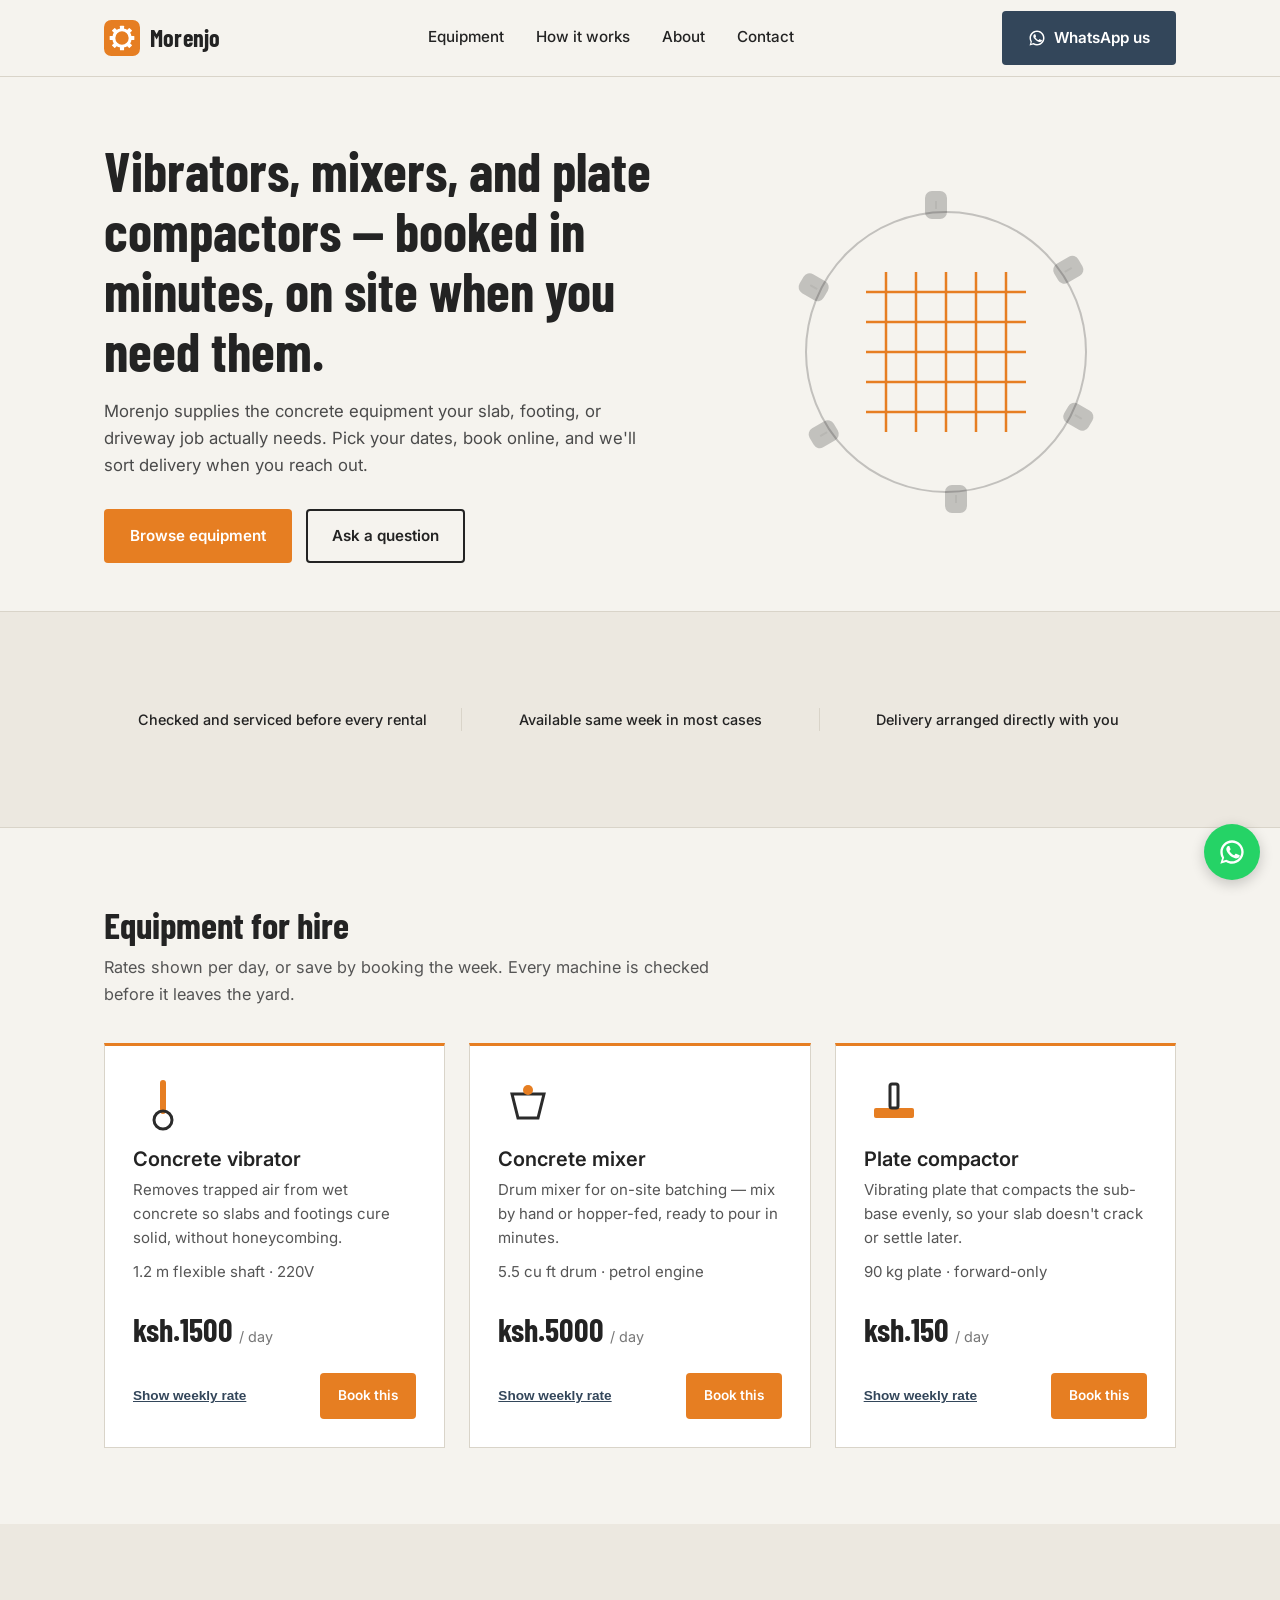
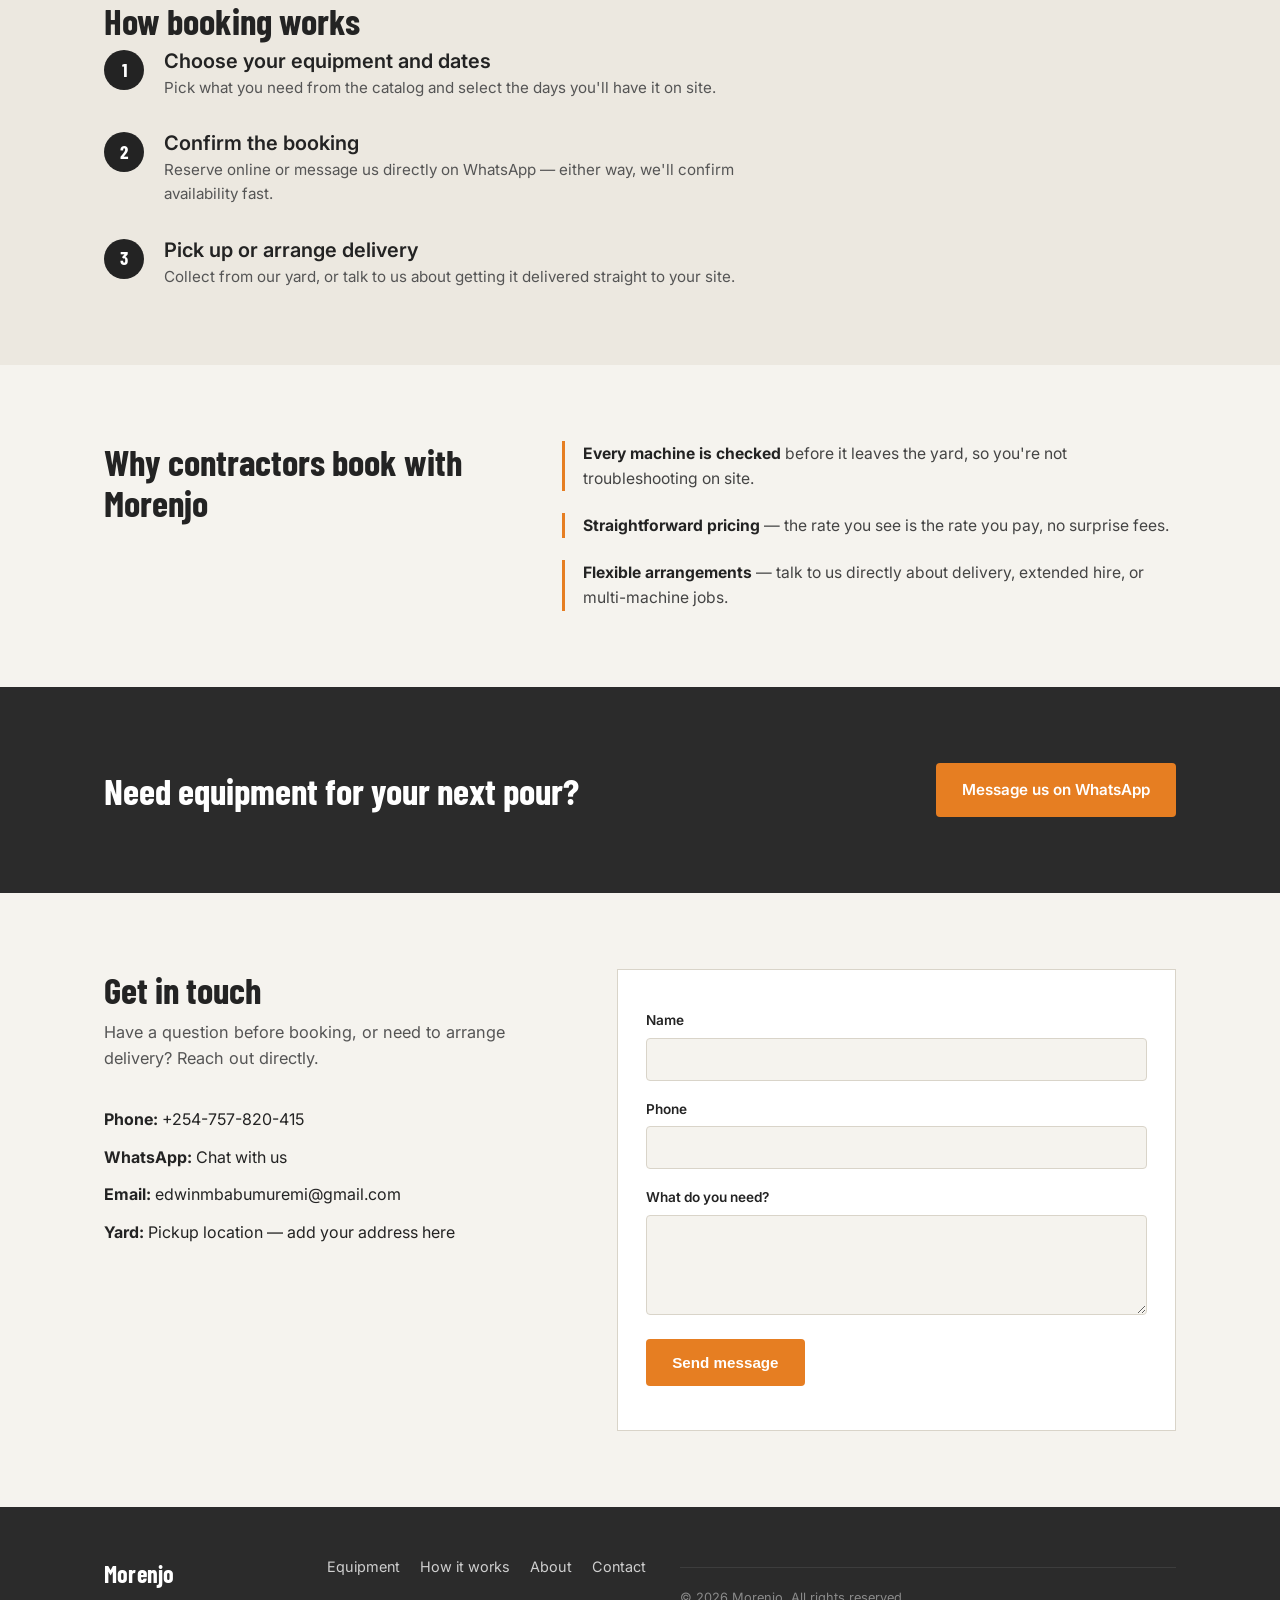
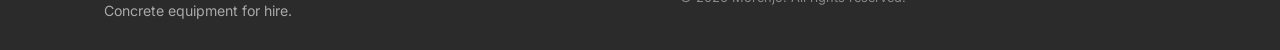
<file: Bob-Truck-Co.html>
<!DOCTYPE html>
<html lang="en">
<head>
<meta charset="UTF-8">
<meta name="viewport" content="width=device-width, initial-scale=1.0">
<title>Morenjo — concrete equipment for hire</title>
<meta name="description" content="Morenjo supplies concrete vibrators, mixers, and plate compactors for hire. Book online, pick up or arrange delivery.">
<link rel="preconnect" href="https://fonts.googleapis.com">
<link rel="preconnect" href="https://fonts.gstatic.com" crossorigin>
<link href="https://fonts.googleapis.com/css2?family=Barlow+Condensed:wght@600;700&family=Inter:wght@400;500;600&display=swap" rel="stylesheet">
<link rel="stylesheet" href="css/styles.css">

</head>
<body>

<a class="skip-link" href="#main">Skip to content</a>

<header class="site-header" id="siteHeader">
  <div class="wrap header-inner">
    <a href="#" class="logo" aria-label="Morenjo home">
      <svg class="logo-mark" viewBox="0 0 70 70" aria-hidden="true">
        <rect width="70" height="70" rx="14" fill="#e67e22"/>
        <circle cx="35" cy="35" r="16" stroke="#fff" stroke-width="6" fill="none"/>
        <g fill="#fff">
          <rect x="31" y="11" width="8" height="10" rx="1" transform="rotate(0 35 35)"/>
          <rect x="31" y="11" width="8" height="10" rx="1" transform="rotate(45 35 35)"/>
          <rect x="31" y="11" width="8" height="10" rx="1" transform="rotate(90 35 35)"/>
          <rect x="31" y="11" width="8" height="10" rx="1" transform="rotate(135 35 35)"/>
          <rect x="31" y="11" width="8" height="10" rx="1" transform="rotate(180 35 35)"/>
          <rect x="31" y="11" width="8" height="10" rx="1" transform="rotate(225 35 35)"/>
          <rect x="31" y="11" width="8" height="10" rx="1" transform="rotate(270 35 35)"/>
          <rect x="31" y="11" width="8" height="10" rx="1" transform="rotate(315 35 35)"/>
        </g>
      </svg>
      <span class="logo-text">Morenjo</span>
    </a>

    <nav class="main-nav" id="mainNav">
      <a href="#equipment">Equipment</a>
      <a href="#how-it-works">How it works</a>
      <a href="#about">About</a>
      <a href="#contact">Contact</a>
    </nav>

    <div class="header-actions">
      <a class="btn btn-whatsapp" href="https://wa.me/000000000000" target="_blank" rel="noopener">
        <svg viewBox="0 0 24 24" aria-hidden="true"><path d="M17.5 14.4c-.3-.1-1.6-.8-1.9-.9-.2-.1-.4-.1-.6.1-.2.3-.7.9-.8 1-.2.2-.3.2-.5.1-.3-.1-1.2-.4-2.2-1.4-.8-.7-1.4-1.6-1.5-1.9-.2-.3 0-.4.1-.6.1-.1.3-.3.4-.5.1-.1.2-.3.2-.5.1-.2 0-.4 0-.5-.1-.1-.6-1.4-.8-2-.2-.5-.4-.4-.6-.4h-.5c-.2 0-.5.1-.7.3-.2.3-1 1-1 2.3s1 2.7 1.1 2.9c.1.2 2 3.1 4.9 4.3.7.3 1.2.5 1.6.6.7.2 1.3.2 1.8.1.5-.1 1.6-.7 1.9-1.3.2-.6.2-1.1.2-1.3 0-.1-.2-.2-.4-.3z"/><path d="M12 2C6.5 2 2 6.5 2 12c0 1.9.5 3.6 1.5 5.2L2 22l4.9-1.5C8.5 21.5 10.2 22 12 22c5.5 0 10-4.5 10-10S17.5 2 12 2zm0 18c-1.6 0-3.1-.4-4.4-1.2l-.3-.2-3 1 1-2.9-.2-.3C4.4 15.1 4 13.6 4 12c0-4.4 3.6-8 8-8s8 3.6 8 8-3.6 8-8 8z"/></svg>
        WhatsApp us
      </a>
      <button class="nav-toggle" id="navToggle" aria-expanded="false" aria-controls="mainNav" aria-label="Open menu">
        <span></span><span></span><span></span>
      </button>
    </div>
  </div>
</header>

<main id="main">

  <!-- HERO -->
  <section class="hero">
    <div class="wrap hero-inner">
      <div class="hero-copy">
        <h1>Vibrators, mixers, and plate compactors — booked in minutes, on site when you need them.</h1>
        <p class="hero-sub">Morenjo supplies the concrete equipment your slab, footing, or driveway job actually needs. Pick your dates, book online, and we'll sort delivery when you reach out.</p>
        <div class="hero-cta">
          <a href="#equipment" class="btn btn-primary">Browse equipment</a>
          <a href="https://wa.me/000000000000" class="btn btn-outline" target="_blank" rel="noopener">Ask a question</a>
        </div>
      </div>
      <div class="hero-art" aria-hidden="true">
        <svg viewBox="0 0 380 380" class="hero-svg">
          <circle cx="190" cy="190" r="140" fill="none" stroke="#2b2b2b" stroke-width="2" opacity="0.25"/>
          <g stroke="#2b2b2b" stroke-width="10" opacity="0.25">
            <rect x="174" y="34" width="12" height="18" rx="2" transform="rotate(0 190 190)"/>
            <rect x="174" y="34" width="12" height="18" rx="2" transform="rotate(60 190 190)"/>
            <rect x="174" y="34" width="12" height="18" rx="2" transform="rotate(120 190 190)"/>
            <rect x="174" y="34" width="12" height="18" rx="2" transform="rotate(180 190 190)"/>
            <rect x="174" y="34" width="12" height="18" rx="2" transform="rotate(240 190 190)"/>
            <rect x="174" y="34" width="12" height="18" rx="2" transform="rotate(300 190 190)"/>
          </g>
          <g stroke="#e67e22" stroke-width="2.5">
            <line x1="110" y1="130" x2="270" y2="130"/>
            <line x1="110" y1="160" x2="270" y2="160"/>
            <line x1="110" y1="190" x2="270" y2="190"/>
            <line x1="110" y1="220" x2="270" y2="220"/>
            <line x1="110" y1="250" x2="270" y2="250"/>
            <line x1="130" y1="110" x2="130" y2="270"/>
            <line x1="160" y1="110" x2="160" y2="270"/>
            <line x1="190" y1="110" x2="190" y2="270"/>
            <line x1="220" y1="110" x2="220" y2="270"/>
            <line x1="250" y1="110" x2="250" y2="270"/>
          </g>
        </svg>
      </div>
    </div>
  </section>

  <!-- TRUST STRIP -->
  <section class="trust-strip">
    <div class="wrap trust-inner">
      <p>Checked and serviced before every rental</p>
      <p>Available same week in most cases</p>
      <p>Delivery arranged directly with you</p>
    </div>
  </section>

  <!-- EQUIPMENT -->
  <section class="equipment" id="equipment">
    <div class="wrap">
      <h2>Equipment for hire</h2>
      <p class="section-lead">Rates shown per day, or save by booking the week. Every machine is checked before it leaves the yard.</p>

      <div class="equipment-grid">

        <article class="equip-card">
          <div class="equip-icon" aria-hidden="true">
            <svg viewBox="0 0 60 60"><rect x="27" y="6" width="6" height="34" rx="3" fill="#e67e22"/><circle cx="30" cy="46" r="9" fill="none" stroke="#2b2b2b" stroke-width="3"/></svg>
          </div>
          <h3>Concrete vibrator</h3>
          <p>Removes trapped air from wet concrete so slabs and footings cure solid, without honeycombing.</p>
          <p class="equip-spec">1.2 m flexible shaft · 220V</p>
          <div class="equip-price" data-daily="35" data-weekly="180">
            <span class="price-value">ksh.1500</span><span class="price-unit">/ day</span>
          </div>
          <div class="equip-actions">
            <button class="rate-toggle" type="button">Show weekly rate</button>
            <a class="btn btn-primary btn-sm" href="https://wa.me/000000000000?text=Hi%2C%20I%27d%20like%20to%20book%20the%20concrete%20vibrator" target="_blank" rel="noopener">Book this</a>
          </div>
        </article>

        <article class="equip-card">
          <div class="equip-icon" aria-hidden="true">
            <svg viewBox="0 0 60 60"><path d="M14 20 L46 20 L40 44 L20 44 Z" fill="none" stroke="#2b2b2b" stroke-width="3"/><circle cx="30" cy="16" r="5" fill="#e67e22"/></svg>
          </div>
          <h3>Concrete mixer</h3>
          <p>Drum mixer for on-site batching — mix by hand or hopper-fed, ready to pour in minutes.</p>
          <p class="equip-spec">5.5 cu ft drum · petrol engine</p>
          <div class="equip-price" data-daily="50" data-weekly="260">
            <span class="price-value">ksh.5000</span><span class="price-unit">/ day</span>
          </div>
          <div class="equip-actions">
            <button class="rate-toggle" type="button">Show weekly rate</button>
            <a class="btn btn-primary btn-sm" href="https://wa.me/000000000000?text=Hi%2C%20I%27d%20like%20to%20book%20the%20concrete%20mixer" target="_blank" rel="noopener">Book this</a>
          </div>
        </article>

        <article class="equip-card">
          <div class="equip-icon" aria-hidden="true">
            <svg viewBox="0 0 60 60"><rect x="10" y="34" width="40" height="10" rx="2" fill="#e67e22"/><rect x="26" y="10" width="8" height="24" rx="2" fill="none" stroke="#2b2b2b" stroke-width="3"/></svg>
          </div>
          <h3>Plate compactor</h3>
          <p>Vibrating plate that compacts the sub-base evenly, so your slab doesn't crack or settle later.</p>
          <p class="equip-spec">90 kg plate · forward-only</p>
          <div class="equip-price" data-daily="45" data-weekly="230">
            <span class="price-value">ksh.150</span><span class="price-unit">/ day</span>
          </div>
          <div class="equip-actions">
            <button class="rate-toggle" type="button">Show weekly rate</button>
            <a class="btn btn-primary btn-sm" href="https://wa.me/000000000000?text=Hi%2C%20I%27d%20like%20to%20book%20the%20plate%20compactor" target="_blank" rel="noopener">Book this</a>
          </div>
        </article>

      </div>
    </div>
  </section>

  <!-- HOW IT WORKS -->
  <section class="how-it-works" id="how-it-works">
    <div class="wrap">
      <h2>How booking works</h2>
      <ol class="steps">
        <li>
          <span class="step-num">1</span>
          <div>
            <h3>Choose your equipment and dates</h3>
            <p>Pick what you need from the catalog and select the days you'll have it on site.</p>
          </div>
        </li>
        <li>
          <span class="step-num">2</span>
          <div>
            <h3>Confirm the booking</h3>
            <p>Reserve online or message us directly on WhatsApp — either way, we'll confirm availability fast.</p>
          </div>
        </li>
        <li>
          <span class="step-num">3</span>
          <div>
            <h3>Pick up or arrange delivery</h3>
            <p>Collect from our yard, or talk to us about getting it delivered straight to your site.</p>
          </div>
        </li>
      </ol>
    </div>
  </section>

  <!-- WHY MORENJO -->
  <section class="why" id="about">
    <div class="wrap why-inner">
      <div>
        <h2>Why contractors book with Morenjo</h2>
      </div>
      <ul class="why-list">
        <li><strong>Every machine is checked</strong> before it leaves the yard, so you're not troubleshooting on site.</li>
        <li><strong>Straightforward pricing</strong> — the rate you see is the rate you pay, no surprise fees.</li>
        <li><strong>Flexible arrangements</strong> — talk to us directly about delivery, extended hire, or multi-machine jobs.</li>
      </ul>
    </div>
  </section>

  <!-- CTA BANNER -->
  <section class="cta-banner">
    <div class="wrap cta-inner">
      <h2>Need equipment for your next pour?</h2>
      <a class="btn btn-primary" href="https://wa.me/000000000000" target="_blank" rel="noopener">Message us on WhatsApp</a>
    </div>
  </section>

  <!-- CONTACT -->
  <section class="contact" id="contact">
    <div class="wrap contact-inner">
      <div>
        <h2>Get in touch</h2>
        <p class="section-lead">Have a question before booking, or need to arrange delivery? Reach out directly.</p>
        <ul class="contact-list">
          <li><strong>Phone:</strong> <a href="tel:+254-757-820-415">+254-757-820-415</a></li>
          <li><strong>WhatsApp:</strong> <a href="https://wa.me/000000000000" target="_blank" rel="noopener">Chat with us</a></li>
          <li><strong>Email:</strong> <a href="mailto:edwinmbabumuremi@gmail.com">edwinmbabumuremi@gmail.com</a></li>
          <li><strong>Yard:</strong> Pickup location — add your address here</li>
        </ul>
      </div>
      <form class="contact-form" id="contactForm">
        <label for="cf-name">Name</label>
        <input id="cf-name" name="name" type="text" required>

        <label for="cf-phone">Phone</label>
        <input id="cf-phone" name="phone" type="tel" required>

        <label for="cf-message">What do you need?</label>
        <textarea id="cf-message" name="message" rows="4" required></textarea>

        <button class="btn btn-primary" type="submit">Send message</button>
        <p class="form-note" id="formNote" role="status" aria-live="polite"></p>
      </form>
    </div>
  </section>

</main>

<footer class="site-footer">
  <div class="wrap footer-inner">
    <div class="footer-brand">
      <span class="logo-text">Morenjo</span>
      <p>Concrete equipment for hire.</p>
    </div>
    <nav class="footer-nav">
      <a href="#equipment">Equipment</a>
      <a href="#how-it-works">How it works</a>
      <a href="#about">About</a>
      <a href="#contact">Contact</a>
    </nav>
    <p class="footer-copy">&copy; <span id="year"></span> Morenjo. All rights reserved.</p>
  </div>
</footer>

<a class="whatsapp-float" href="https://wa.me/000000000000" target="_blank" rel="noopener" aria-label="Message us on WhatsApp">
  <svg viewBox="0 0 24 24" aria-hidden="true"><path d="M17.5 14.4c-.3-.1-1.6-.8-1.9-.9-.2-.1-.4-.1-.6.1-.2.3-.7.9-.8 1-.2.2-.3.2-.5.1-.3-.1-1.2-.4-2.2-1.4-.8-.7-1.4-1.6-1.5-1.9-.2-.3 0-.4.1-.6.1-.1.3-.3.4-.5.1-.1.2-.3.2-.5.1-.2 0-.4 0-.5-.1-.1-.6-1.4-.8-2-.2-.5-.4-.4-.6-.4h-.5c-.2 0-.5.1-.7.3-.2.3-1 1-1 2.3s1 2.7 1.1 2.9c.1.2 2 3.1 4.9 4.3.7.3 1.2.5 1.6.6.7.2 1.3.2 1.8.1.5-.1 1.6-.7 1.9-1.3.2-.6.2-1.1.2-1.3 0-.1-.2-.2-.4-.3z"/><path d="M12 2C6.5 2 2 6.5 2 12c0 1.9.5 3.6 1.5 5.2L2 22l4.9-1.5C8.5 21.5 10.2 22 12 22c5.5 0 10-4.5 10-10S17.5 2 12 2zm0 18c-1.6 0-3.1-.4-4.4-1.2l-.3-.2-3 1 1-2.9-.2-.3C4.4 15.1 4 13.6 4 12c0-4.4 3.6-8 8-8s8 3.6 8 8-3.6 8-8 8z"/></svg>
</a>

<script src="js/script.js"></script>
</body>
</html>
</file>
<file: css/styles.css>
/* ===== Tokens ===== */
:root {
  --charcoal: #232323;
  --charcoal-soft: #2b2b2b;
  --bg: #f5f3ee;
  --bg-alt: #ece8e0;
  --orange: #e67e22;
  --orange-dark: #c9691a;
  --steel: #33465a;
  --border: #d9d4c9;
  --white: #ffffff;
  --font-head: "Barlow Condensed", sans-serif;
  --font-body: "Inter", sans-serif;
  --radius-sm: 4px;
  --max-width: 1120px;
}

/* ===== Reset ===== */
* { box-sizing: border-box; margin: 0; padding: 0; }

html { scroll-behavior: smooth; }

body {
  font-family: var(--font-body);
  color: var(--charcoal);
  background: var(--bg);
  line-height: 1.6;
  -webkit-font-smoothing: antialiased;
}

img, svg { display: block; max-width: 100%; }

a { color: inherit; text-decoration: none; }

ul, ol { list-style: none; }

h1, h2, h3 {
  font-family: var(--font-head);
  font-weight: 700;
  line-height: 1.1;
  color: var(--charcoal);
}

h1 { font-size: clamp(2.2rem, 5vw, 3.4rem); }
h2 { font-size: clamp(1.7rem, 3.5vw, 2.3rem); margin-bottom: 0.6rem; }
h3 { font-size: 1.25rem; font-weight: 600; font-family: var(--font-body); }

p { max-width: 62ch; }

.wrap {
  max-width: var(--max-width);
  margin: 0 auto;
  padding: 0 24px;
}

.skip-link {
  position: absolute;
  left: -999px;
  top: 0;
  background: var(--charcoal);
  color: var(--white);
  padding: 10px 16px;
  z-index: 200;
}
.skip-link:focus { left: 12px; top: 12px; }

:focus-visible {
  outline: 3px solid var(--orange);
  outline-offset: 2px;
}

@media (prefers-reduced-motion: reduce) {
  html { scroll-behavior: auto; }
  * { animation-duration: 0.001ms !important; transition-duration: 0.001ms !important; }
}

/* ===== Buttons ===== */
.btn {
  display: inline-flex;
  align-items: center;
  gap: 8px;
  padding: 13px 24px;
  border-radius: var(--radius-sm);
  font-weight: 600;
  font-size: 0.95rem;
  border: 2px solid transparent;
  cursor: pointer;
  transition: background-color 0.15s ease, color 0.15s ease, border-color 0.15s ease;
}
.btn-primary {
  background: var(--orange);
  color: var(--white);
}
.btn-primary:hover { background: var(--orange-dark); }

.btn-outline {
  border-color: var(--charcoal);
  color: var(--charcoal);
}
.btn-outline:hover { background: var(--charcoal); color: var(--white); }

.btn-whatsapp {
  background: var(--steel);
  color: var(--white);
}
.btn-whatsapp:hover { background: #253544; }
.btn-whatsapp svg { width: 18px; height: 18px; fill: currentColor; }

.btn-sm { padding: 10px 16px; font-size: 0.85rem; }

/* ===== Header ===== */
.site-header {
  position: sticky;
  top: 0;
  z-index: 100;
  background: var(--bg);
  border-bottom: 1px solid var(--border);
  transition: box-shadow 0.2s ease;
}
.site-header.scrolled { box-shadow: 0 2px 10px rgba(0,0,0,0.06); }

.header-inner {
  display: flex;
  align-items: center;
  justify-content: space-between;
  gap: 24px;
  height: 76px;
}

.logo { display: flex; align-items: center; gap: 10px; }
.logo-mark { width: 36px; height: 36px; }
.logo-text {
  font-family: var(--font-head);
  font-weight: 700;
  font-size: 1.5rem;
  letter-spacing: 0.01em;
}

.main-nav {
  display: flex;
  gap: 28px;
  font-weight: 500;
  font-size: 0.95rem;
}
.main-nav a { padding: 6px 2px; border-bottom: 2px solid transparent; }
.main-nav a:hover { border-color: var(--orange); }

.header-actions { display: flex; align-items: center; gap: 14px; }

.nav-toggle {
  display: none;
  flex-direction: column;
  justify-content: center;
  gap: 5px;
  width: 40px;
  height: 40px;
  background: none;
  border: none;
  cursor: pointer;
}
.nav-toggle span {
  display: block;
  width: 22px;
  height: 2px;
  background: var(--charcoal);
  transition: transform 0.2s ease, opacity 0.2s ease;
}
.nav-toggle[aria-expanded="true"] span:nth-child(1) { transform: translateY(7px) rotate(45deg); }
.nav-toggle[aria-expanded="true"] span:nth-child(2) { opacity: 0; }
.nav-toggle[aria-expanded="true"] span:nth-child(3) { transform: translateY(-7px) rotate(-45deg); }

/* ===== Hero ===== */
.hero { padding: 64px 0 48px; overflow: hidden; }
.hero-inner {
  display: grid;
  grid-template-columns: 1.1fr 0.9fr;
  gap: 48px;
  align-items: center;
}
.hero-copy { animation: hero-in 0.6s ease both; }
@keyframes hero-in {
  from { opacity: 0; transform: translateY(14px); }
  to { opacity: 1; transform: translateY(0); }
}
.hero-sub {
  margin-top: 18px;
  font-size: 1.05rem;
  color: #4a4a4a;
}
.hero-cta { display: flex; gap: 14px; margin-top: 30px; flex-wrap: wrap; }
.hero-art { display: flex; justify-content: center; }
.hero-svg { width: 100%; max-width: 380px; }

/* ===== Trust strip ===== */
.trust-strip {
  background: var(--bg-alt);
  border-top: 1px solid var(--border);
  border-bottom: 1px solid var(--border);
}
.trust-inner {
  display: grid;
  grid-template-columns: repeat(3, 1fr);
  padding: 20px 24px;
}
.trust-inner p {
  font-size: 0.9rem;
  font-weight: 500;
  text-align: center;
  border-left: 1px solid var(--border);
  padding: 0 12px;
}
.trust-inner p:first-child { border-left: none; }

/* ===== Section spacing ===== */
section { padding: 76px 0; }
.section-lead { color: #555; margin-bottom: 36px; font-size: 1.02rem; }

/* ===== Equipment ===== */
.equipment-grid {
  display: grid;
  grid-template-columns: repeat(auto-fit, minmax(280px, 1fr));
  gap: 24px;
}
.equip-card {
  border: 1px solid var(--border);
  border-top: 3px solid var(--orange);
  background: var(--white);
  padding: 28px;
  display: flex;
  flex-direction: column;
}
.equip-icon { width: 60px; height: 60px; margin-bottom: 14px; }
.equip-card h3 { margin-bottom: 8px; }
.equip-card p { font-size: 0.94rem; color: #555; }
.equip-spec {
  margin-top: 10px;
  font-size: 0.82rem;
  color: #777;
  font-family: var(--font-body);
}
.equip-price {
  margin-top: 20px;
  display: flex;
  align-items: baseline;
  gap: 6px;
}
.price-value { font-family: var(--font-head); font-size: 2rem; font-weight: 700; }
.price-unit { color: #777; font-size: 0.9rem; }

.equip-actions {
  margin-top: 18px;
  display: flex;
  align-items: center;
  justify-content: space-between;
  gap: 10px;
  flex-wrap: wrap;
}
.rate-toggle {
  background: none;
  border: none;
  color: var(--steel);
  font-size: 0.85rem;
  font-weight: 600;
  text-decoration: underline;
  cursor: pointer;
  padding: 4px 0;
}
.rate-toggle:hover { color: var(--orange-dark); }

/* ===== How it works ===== */
.how-it-works { background: var(--bg-alt); }
.steps { display: flex; flex-direction: column; gap: 32px; max-width: 640px; }
.steps li { display: flex; gap: 20px; align-items: flex-start; }
.step-num {
  flex-shrink: 0;
  width: 40px;
  height: 40px;
  border-radius: 50%;
  background: var(--charcoal);
  color: var(--white);
  font-family: var(--font-head);
  font-weight: 700;
  font-size: 1.2rem;
  display: flex;
  align-items: center;
  justify-content: center;
}
.steps p { color: #555; font-size: 0.95rem; margin-top: 4px; }

/* ===== Why ===== */
.why-inner {
  display: grid;
  grid-template-columns: 0.8fr 1.2fr;
  gap: 48px;
}
.why-list { display: flex; flex-direction: column; gap: 22px; }
.why-list li {
  border-left: 3px solid var(--orange);
  padding-left: 18px;
  font-size: 0.98rem;
  color: #444;
}
.why-list strong { color: var(--charcoal); font-family: var(--font-body); }

/* ===== CTA banner ===== */
.cta-banner { background: var(--charcoal-soft); }
.cta-inner {
  display: flex;
  align-items: center;
  justify-content: space-between;
  gap: 20px;
  flex-wrap: wrap;
}
.cta-inner h2 { color: var(--white); margin-bottom: 0; }

/* ===== Contact ===== */
.contact-inner {
  display: grid;
  grid-template-columns: 0.9fr 1.1fr;
  gap: 56px;
}
.contact-list { margin-top: 24px; display: flex; flex-direction: column; gap: 12px; }
.contact-list a:hover { color: var(--orange-dark); text-decoration: underline; }

.contact-form {
  background: var(--white);
  border: 1px solid var(--border);
  padding: 28px;
  display: flex;
  flex-direction: column;
  gap: 6px;
}
.contact-form label { font-size: 0.85rem; font-weight: 600; margin-top: 12px; }
.contact-form input, .contact-form textarea {
  font-family: var(--font-body);
  font-size: 0.95rem;
  padding: 11px 12px;
  border: 1px solid var(--border);
  border-radius: var(--radius-sm);
  background: var(--bg);
}
.contact-form input:focus, .contact-form textarea:focus {
  border-color: var(--orange);
}
.contact-form button { margin-top: 18px; align-self: flex-start; }
.form-note { margin-top: 10px; font-size: 0.88rem; color: var(--steel); max-width: none; }

/* ===== Footer ===== */
.site-footer {
  background: var(--charcoal-soft);
  color: #cfcfcf;
  padding: 48px 0 28px;
}
.footer-inner {
  display: flex;
  justify-content: space-between;
  align-items: flex-start;
  flex-wrap: wrap;
  gap: 24px;
}
.footer-brand .logo-text { color: var(--white); }
.footer-brand p { font-size: 0.88rem; margin-top: 6px; color: #a9a9a9; }
.footer-nav { display: flex; gap: 20px; flex-wrap: wrap; font-size: 0.9rem; }
.footer-nav a:hover { color: var(--orange); }
.footer-copy { width: 100%; font-size: 0.8rem; color: #8a8a8a; border-top: 1px solid #3d3d3d; padding-top: 20px; margin-top: 12px; }

/* ===== WhatsApp float ===== */
.whatsapp-float {
  position: fixed;
  right: 20px;
  bottom: 20px;
  width: 56px;
  height: 56px;
  border-radius: 50%;
  background: #25d366;
  display: flex;
  align-items: center;
  justify-content: center;
  box-shadow: 0 4px 14px rgba(0,0,0,0.2);
  animation: pulse 2.4s ease-in-out infinite;
  z-index: 90;
}
.whatsapp-float svg { width: 28px; height: 28px; fill: var(--white); }
@keyframes pulse {
  0%, 100% { box-shadow: 0 4px 14px rgba(0,0,0,0.2); }
  50% { box-shadow: 0 4px 14px rgba(37,211,102,0.45); }
}

/* ===== Responsive ===== */
@media (max-width: 860px) {
  .main-nav { display: none; }
  .nav-toggle { display: flex; }
  .main-nav.open {
    display: flex;
    flex-direction: column;
    position: absolute;
    top: 76px;
    left: 0;
    right: 0;
    background: var(--bg);
    border-bottom: 1px solid var(--border);
    padding: 16px 24px 24px;
    gap: 16px;
  }
  .hero-inner { grid-template-columns: 1fr; }
  .hero-art { order: -1; max-width: 280px; margin: 0 auto; }
  .trust-inner { grid-template-columns: 1fr; gap: 10px; }
  .trust-inner p { border-left: none; border-top: 1px solid var(--border); padding: 10px 0 0; }
  .trust-inner p:first-child { border-top: none; }
  .why-inner, .contact-inner { grid-template-columns: 1fr; }
}

@media (max-width: 520px) {
  .header-actions .btn-whatsapp span,
  .btn-whatsapp { padding: 10px 14px; font-size: 0.85rem; }
  section { padding: 56px 0; }
}
</file>
